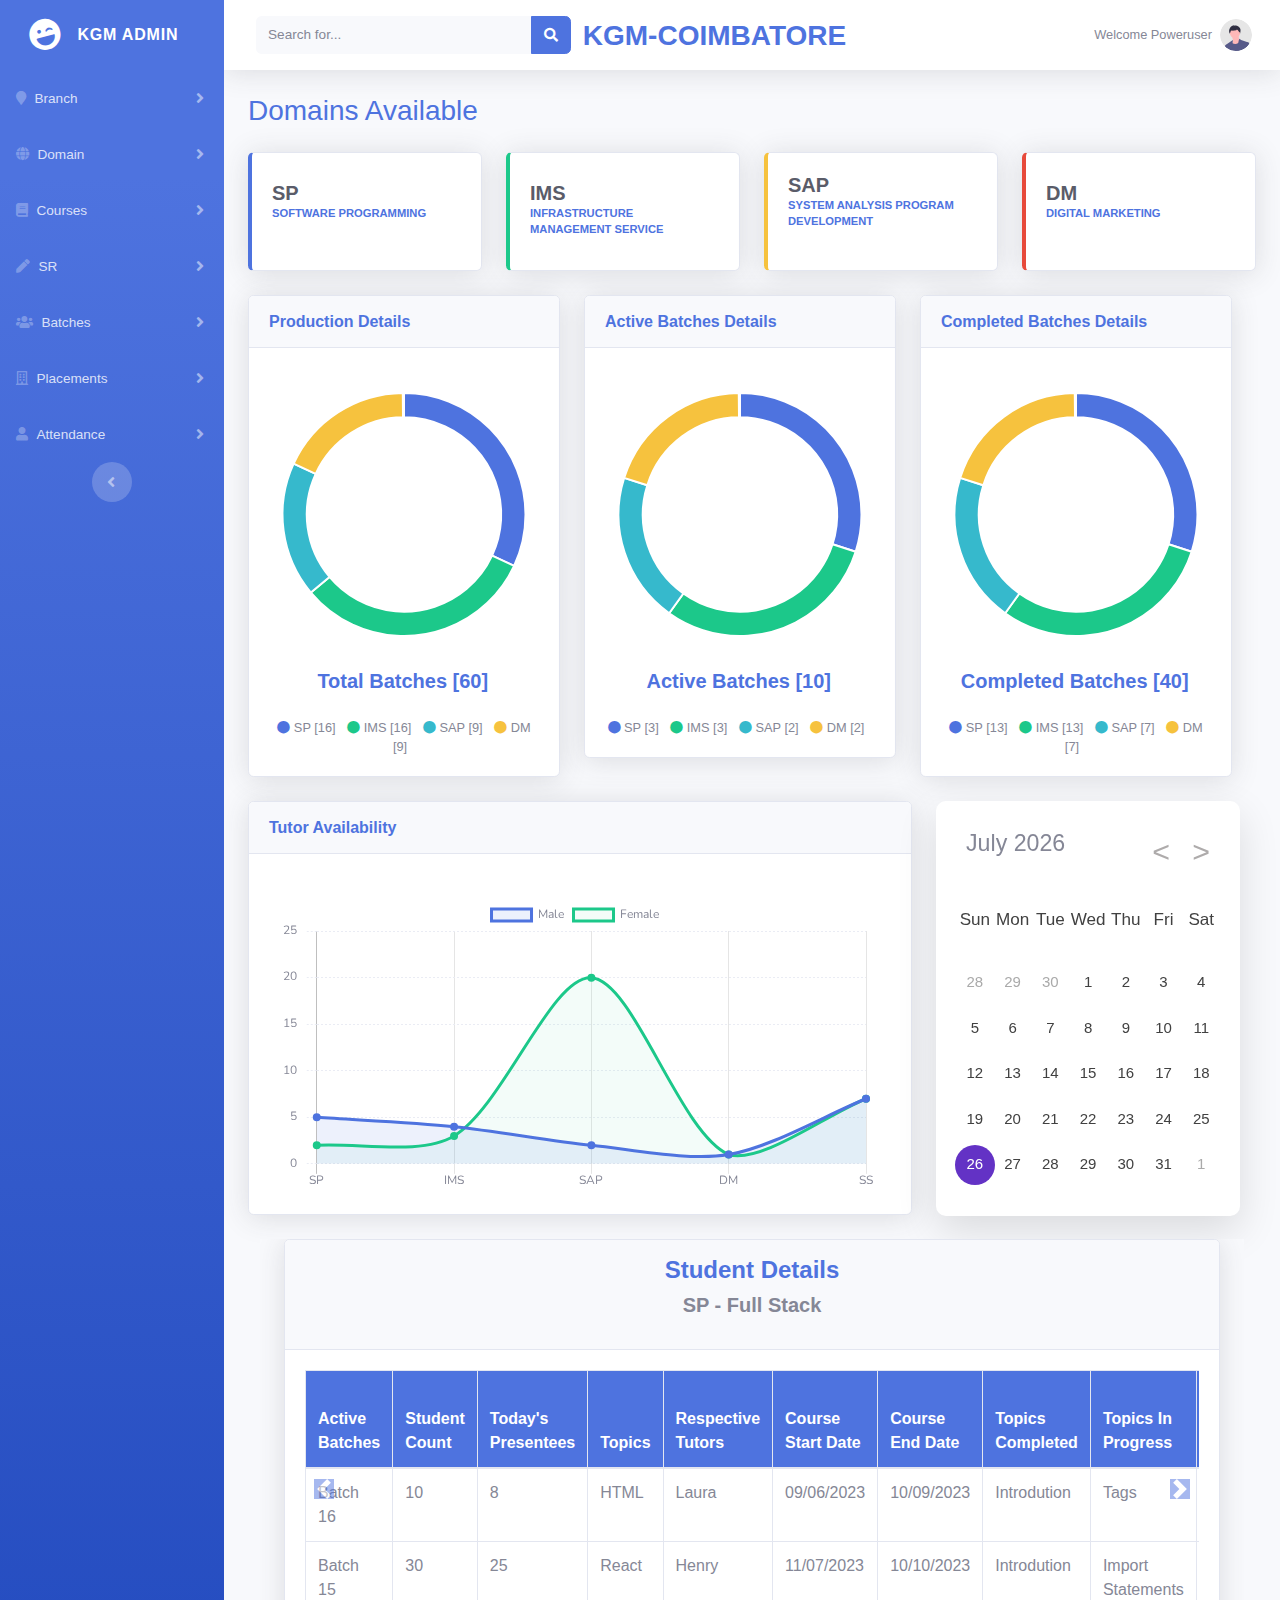
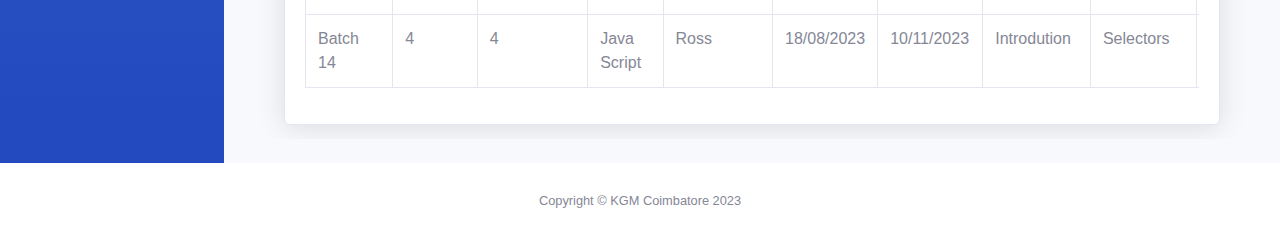
<file: startbootstrap-sb-admin-2-gh-pages/index.html>
<!DOCTYPE html>
<html lang="en">

<head>

    <meta charset="utf-8">
    <meta http-equiv="X-UA-Compatible" content="IE=edge">
    <meta name="viewport" content="width=device-width, initial-scale=1, shrink-to-fit=no">
    <meta name="description" content="">
    <meta name="author" content="">

    <title>KGM ADMIN - Dashboard</title>

    <!-- Custom fonts for this template-->
    <link href="vendor/fontawesome-free/css/all.min.css" rel="stylesheet" type="text/css">
    <link
        href="https://fonts.googleapis.com/css?family=Nunito:200,200i,300,300i,400,400i,600,600i,700,700i,800,800i,900,900i"
        rel="stylesheet">

    <!-- Custom styles for this template-->
    <link href="css/sb-admin-2.min.css" rel="stylesheet">

</head>

<body id="page-top">

    <!-- Page Wrapper -->
    <div id="wrapper">

        <!-- Sidebar -->
        <ul class="navbar-nav bg-gradient-primary sidebar sidebar-dark accordion" id="accordionSidebar">

            <!-- Sidebar - Brand -->
            <a class="sidebar-brand d-flex align-items-center justify-content-center" href="home.html">
                <div class="sidebar-brand-icon rotate-n-15">
                    <i class="fas fa-laugh-wink"></i>
                </div>
                <div class="sidebar-brand-text mx-3">KGM ADMIN</div>
            </a>

          

            <!-- Nav Item - Dashboard -->
            

            

            <!-- Heading -->
            <div class="sidebar-heading">

            </div>

            <!-- Nav Item - Pages Collapse Menu -->
            <li class="nav-item">
                <a class="nav-link collapsed" href="#" data-toggle="collapse" data-target="#collapseTwo"
                    aria-expanded="true" aria-controls="collapseTwo">
                    <i class=" fa fa-map-marker"></i>
                    <span>Branch</span>
                </a>
                <div id="collapseTwo" class="collapse" aria-labelledby="headingTwo" data-parent="#accordionSidebar">
                    <div class="bg-white py-2 collapse-inner rounded">
                        <a class="collapse-item" href="#">Coimbatore</a>
                        <a class="collapse-item" href="#">Chennai</a>
                        <a class="collapse-item" href="#">Bangalore</a>
                        <a class="collapse-item" href="#">Thrissur</a>
                    </div>
                </div>
            </li>
            <li class="nav-item"> 
                <a class="nav-link collapsed" href="#" data-toggle="collapse" data-target="#collapseThree"
                    aria-expanded="true" aria-controls="collapseTwo">
                    <i class=" fa fa-solid fa-globe"></i>
                    <span>Domain</span>
                </a>
                <div id="collapseThree" class="collapse"  aria-labelledby="headingTwo" data-parent="#accordionSidebar">
                    <div class="bg-white py-2 collapse-inner rounded">
                        <a class="collapse-item text-wrap" href="sp.html">SP (Software Programming)</a>
                        <a class="collapse-item text-wrap" href="#">IMS (Infrastructure Management Service)</a>
                        <a class="collapse-item text-wrap" href="#">SAP (System Analysis Program)</a>
                        <a class="collapse-item text-wrap" href="#">DM (Digital Marketing)</a>
                        <a class="collapse-item text-wrap" href="#">SS (Soft Skill)</a>

                    </div>
                
                </div>
            </li>

            <li class="nav-item"> 
                <a class="nav-link collapsed" href="#" data-toggle="collapse" data-target="#collapseFour"
                    aria-expanded="true" aria-controls="collapseTwo">
                    <i class=" fa fa-book"></i>
                    <span>Courses</span>
                </a>
                <div id="collapseFour" class="collapse" aria-labelledby="headingTwo" data-parent="#accordionSidebar">
                    <div class="bg-white py-2 collapse-inner rounded">
                        <a class="collapse-item" href="#">Full Stack</a>
                        <a class="collapse-item" href="#">Web Development</a>
                        <a class="collapse-item" href="#">Front-end</a>
                        <a class="collapse-item" href="#">DevOps</a>
                    </div>
                </div>
            </li>
            <li class="nav-item"> 
                <a class="nav-link collapsed" href="#" data-toggle="collapse" data-target="#collapseFive"
                    aria-expanded="true" aria-controls="collapseTwo">
                    <i class="fas fa-pen"></i>
                    <span>SR</span>
                </a>
                <div id="collapseFive" class="collapse" aria-labelledby="headingTwo" data-parent="#accordionSidebar">
                    <div class="bg-white py-2 collapse-inner rounded">
                        <a class="collapse-item" href="#">SR I</a>
                        <a class="collapse-item" href="#">SR II</a>
                        <a class="collapse-item" href="#">SR III</a>
                        <a class="collapse-item" href="#">SR IV</a>
                    </div>
                </div>
            </li>

            <li class="nav-item"> 
                <a class="nav-link collapsed" href="#" data-toggle="collapse" data-target="#collapseSix"
                    aria-expanded="true" aria-controls="collapseTwo">
                    <i class="fa fa-solid fa-users"></i>
                    <span>Batches</span>
                </a>
                <div id="collapseSix" class="collapse" aria-labelledby="headingTwo" data-parent="#accordionSidebar">
                    <div class="bg-white py-2 collapse-inner rounded">
                        <a class="collapse-item" href="#">Batch 1</a>
                        <a class="collapse-item" href="#">Batch 2 </a>
                        <a class="collapse-item" href="#">Batch 3</a>
                        
                    </div>
                </div>
            </li>
            <li class="nav-item"> 
                <a class="nav-link collapsed" href="#" data-toggle="collapse" data-target="#collapsePlacemnets"
                    aria-expanded="true" aria-controls="collapsePlacemnets">
                    <i class="far fa-building"></i>
                    <span>Placements</span>
                </a>
                <div id="collapsePlacemnets" class="collapse" aria-labelledby="headingTwo" data-parent="#accordionSidebar">
                    <div class="bg-white py-2 collapse-inner rounded">
                        <a class="collapse-item" href="#">Companies</a>
                        <a class="collapse-item" href="#">Placed Students</a>
                        <a class="collapse-item" href="#">Yet to Be Placed</a>
                        
                    </div>
                </div>
            </li>
            <li class="nav-item"> 
                <a class="nav-link collapsed" href="#" data-toggle="collapse" data-target="#collapseAttendance"
                    aria-expanded="true" aria-controls="collapseAttendance">
                    <i class="fas fa-user"></i>
                    <span>Attendance</span>
                </a>
                <div id="collapseAttendance" class="collapse" aria-labelledby="headingTwo" data-parent="#accordionSidebar">
                    <div class="bg-white py-2 collapse-inner rounded">
                        <a class="collapse-item" href="#">Students</a>
                        <a class="collapse-item" href="#">Staffs</a>
                        <a class="collapse-item" href="#">Sales</a>
                        <a class="collapse-item" href="#">Non-Teaching Staffs</a>
                        
                    </div>
                </div>
            </li>
            

           

          

           

           
            <!-- Sidebar Toggler (Sidebar) -->
            <div class="text-center d-none d-md-inline">
                <button class="rounded-circle border-0" id="sidebarToggle"></button>
            </div>

            

        </ul>
        <!-- End of Sidebar -->

        <!-- Content Wrapper -->
        <div id="content-wrapper" class="d-flex flex-column">

            <!-- Main Content -->
            <div id="content">

                <!-- Topbar -->
                <nav class="navbar navbar-expand navbar-light bg-white topbar mb-4 static-top shadow">

                    <!-- Sidebar Toggle (Topbar) -->
                    <button id="sidebarToggleTop" class="btn btn-link d-md-none rounded-circle mr-3">
                        <i class="fa fa-bars"></i>
                    </button>

                    <!-- Topbar Search -->
                    <form
                        class="d-none d-sm-inline-block form-inline mr-auto ml-md-3 my-2 my-md-0 mw-100 navbar-search">
                        <div class="input-group">
                            <input type="text" class="form-control bg-light border-0 small" placeholder="Search for..."
                                aria-label="Search" aria-describedby="basic-addon2">
                            <div class="input-group-append">
                                <button class="btn btn-primary" type="button">
                                    <i class="fas fa-search fa-sm"></i>
                                </button>
                            </div>
                        </div>
                    </form>

                    <!-- Topbar Navbar -->
                    <ul class="navbar-nav ml-auto">

                        <!-- Nav Item - Search Dropdown (Visible Only XS) -->
                        <li class="nav-item dropdown no-arrow d-sm-none">
                            <a class="nav-link dropdown-toggle" href="#" id="searchDropdown" role="button"
                                data-toggle="dropdown" aria-haspopup="true" aria-expanded="false">
                                <i class="fas fa-search fa-fw"></i>
                            </a>
                           
                            <div class="dropdown-menu dropdown-menu-right p-3 shadow animated--grow-in"
                                aria-labelledby="searchDropdown">
                                <form class="form-inline mr-auto w-100 navbar-search">
                                    <div class="input-group">
                                        <input type="text" class="form-control bg-light border-0 small"
                                            placeholder="Search for..." aria-label="Search"
                                            aria-describedby="basic-addon2">
                                        <div class="input-group-append">
                                            <button class="btn btn-primary" type="button">
                                                <i class="fas fa-search fa-sm"></i>
                                            </button>
                                        </div>
                                        
                                    </div>
                                </form>
                                
                             
                            </div>
                           
                       
                           
                        </li>

                       
                       
                        <li class="nav-item dropdown no-arrow">
                            <a class="nav-link dropdown-toggle" href="#" id="userDropdown" role="button"
                                data-toggle="dropdown" aria-haspopup="true" aria-expanded="false">
                                <span class="h3 d-none d-lg-inline text-primary" style="margin-right: 14rem; margin-top: 10px; font-weight: bold;">KGM-COIMBATORE</span>
                            </a>
                            </li>
                       

                      
                        <!-- Nav Item - User Information -->
                        <li class="nav-item dropdown no-arrow">
                            <a class="nav-link dropdown-toggle" href="#" id="userDropdown" role="button"
                                data-toggle="dropdown" aria-haspopup="true" aria-expanded="false">
                                <span class="mr-2 d-none d-lg-inline text-gray-600 small">Welcome Poweruser</span>
                                <img class="img-profile rounded-circle"
                                    src="img/undraw_profile.svg">
                            </a>
                            <!-- Dropdown - User Information -->
                            <div class="dropdown-menu dropdown-menu-right shadow animated--grow-in"
                                aria-labelledby="userDropdown">
                                <a class="dropdown-item" href="#">
                                    <i class="fas fa-user fa-sm fa-fw mr-2 text-gray-400"></i>
                                    Profile
                                </a>
                                <a class="dropdown-item" href="#">
                                    <i class="fas fa-cogs fa-sm fa-fw mr-2 text-gray-400"></i>
                                    Settings
                                </a>
                                <a class="dropdown-item" href="#">
                                    <i class="fas fa-list fa-sm fa-fw mr-2 text-gray-400"></i>
                                    Activity Log
                                </a>
                                <div class="dropdown-divider"></div>
                                <a class="dropdown-item" href="#" data-toggle="modal" data-target="#logoutModal">
                                    <i class="fas fa-sign-out-alt fa-sm fa-fw mr-2 text-gray-400"></i>
                                    Logout
                                </a>
                            </div>
                        </li>

                    </ul>

                </nav>
                <!-- End of Topbar -->

                <!-- Begin Page Content -->
                <div class="container-fluid">

                    <!-- Page Heading -->
                    <div class="d-sm-flex align-items-center justify-content-between mb-4">
                        <h1 class="h3 mb-0 text-primary">Domains Available</h1>
                       
                                
                    </div>

                    <!-- Content Row -->
                    <div class="row">

                        <!-- Earnings (Monthly) Card Example -->
                        <div class="col-xl-3 col-md-6 mb-4">
                            <div class="card border-left-primary shadow h-100 py-2">
                                <div class="card-body">
                                    <div class="row no-gutters align-items-center">
                                        <div class="col mr-2">
                                            <div class="h5 mb-0 font-weight-bold text-gray-800">SP</div>
                                            <div class="text-xs font-weight-bold text-primary text-uppercase mb-1">
                                                Software Programming</div>
                                            
                                        </div>
                                       
                                    </div>
                                </div>
                            </div>
                        </div>

                        <!-- Earnings (Monthly) Card Example -->
                        <div class="col-xl-3 col-md-6 mb-4">
                            <div class="card border-left-success shadow h-100 py-2">
                                <div class="card-body">
                                    <div class="row no-gutters align-items-center">
                                        <div class="col mr-2">
                                            <div class="h5 mb-0 font-weight-bold text-gray-800">IMS</div>
                                            <div class="text-xs font-weight-bold text-primary text-uppercase mb-1">
                                                Infrastructure Management Service
                                            </div>
                                        </div>    
                                           
                                    
                                      
                                    </div>
                                </div>
                            </div>
                        </div>
                        <div class="col-xl-3 col-md-6 mb-4">
                            <div class="card border-left-warning shadow h-100 py-10">
                                <div class="card-body">
                                    <div class="row no-gutters align-items-center">
                                        <div class="col mr-2">
                                            <div class="h5 mb-0 font-weight-bold text-gray-800">SAP</div>
                                            <div class="text-xs font-weight-bold text-primary text-uppercase mb-1">
                                               System Analysis Program Development
                                            </div>
                                        </div>    
                                           
                                    
                                       
                                    </div>
                                </div>
                            </div>
                        </div>
                        <div class="col-xl-3 col-md-6 mb-4">
                            <div class="card border-left-danger shadow h-100 py-2">
                                <div class="card-body">
                                    <div class="row no-gutters align-items-center">
                                        <div class="col mr-2">
                                            <div class="h5 mb-0 font-weight-bold text-gray-800">DM</div>
                                            <div class="text-xs font-weight-bold text-primary text-uppercase mb-1">
                                              Digital Marketing 
                                            </div>
                                        </div>    
                                           
                                    
                                      
                                    </div>
                                </div>
                            </div>
                        </div>

                       
                     

                    <div class="row col-md-12">
                        

                      
                        <div class="col-md-4 col-sm-1">
                            <div class="card shadow mb-4">
                                <!-- Card Header - Dropdown -->
                                <div
                                    class="card-header py-3 d-flex flex-row align-items-center justify-content-between">
                                    <h6 class="m-0 font-weight-bold text-primary">Production Details</h6>
                                    <div class="dropdown no-arrow">
                                        <a class="dropdown-toggle" href="#" role="button" id="dropdownMenuLink"
                                            data-toggle="dropdown" aria-haspopup="true" aria-expanded="false">
                                           
                                        </a>
                                        
                                    </div>
                                </div>
                                <!-- Card Body -->
                                <div class="card-body">
                                    <div class="chart-pie pt-4 pb-2">
                                        <canvas id="myPieChart"></canvas>
                                    </div>
                                    <div class="mt-4 text-center small">
                                        <span class="mr-2 h5 text-primary">
                                            <i class="fas fa-solid fa-triangle text-primary"></i> <b>Total Batches [60]</b>
                                        </span>
                                        
                                    </div>
                                    <div class="mt-4 text-center small">
                                        <span class="mr-2">
                                            <i class="fas fa-circle text-primary"></i> SP [16] 
                                        </span>
                                        <span class="mr-2">
                                            <i class="fas fa-circle text-success"></i> IMS [16]
                                        </span>
                                        <span class="mr-2">
                                            <i class="fas fa-circle text-info"></i> SAP [9]
                                        </span>
                                        <span class="mr-2">
                                            <i class="fas fa-circle text-warning"></i> DM [9]
                                        </span>
                                    </div>
                                </div>
                            </div>
                        </div>
                        
                        <div class="col-lg-3 col-xl-4">
                            <div class="card shadow mb-4">
                                <!-- Card Header - Dropdown -->
                                <div
                                    class="card-header py-3 d-flex flex-row align-items-center justify-content-between">
                                    <h6 class="m-0 font-weight-bold text-primary">Active Batches Details</h6>
                                    <div class="dropdown no-arrow">
                                        <a class="dropdown-toggle" href="#" role="button" id="dropdownMenuLink"
                                            data-toggle="dropdown" aria-haspopup="true" aria-expanded="false">
                                           
                                        </a>
                                        
                                    </div>
                                </div>
                                <!-- Card Body -->
                                <div class="card-body">
                                    <div class="chart-pie pt-4 pb-2">
                                        <canvas id="myPieChartActiveBatches"></canvas>
                                    </div>
                                    <div class="mt-4 text-center small">
                                        <span class="mr-2 h5 text-primary">
                                            <i class="fas fa-solid fa-triangle text-primary"></i> <b>Active Batches [10]</b>
                                        </span>
                                        
                                    </div>
                                    <div class="mt-4 text-center small">
                                        <span class="mr-2">
                                            <i class="fas fa-circle text-primary"></i> SP [3] 
                                        </span>
                                        <span class="mr-2">
                                            <i class="fas fa-circle text-success"></i> IMS [3]
                                        </span>
                                        <span class="mr-2">
                                            <i class="fas fa-circle text-info"></i> SAP [2]
                                        </span>
                                        <span class="mr-2">
                                            <i class="fas fa-circle text-warning"></i> DM [2]
                                        </span>
                                    </div>
                                </div>
                            </div>
                            
                        </div>
                        <div class="col-lg-3 col-xl-4">
                            <div class="card shadow mb-4">
                                <!-- Card Header - Dropdown -->
                                <div
                                    class="card-header py-3 d-flex flex-row align-items-center justify-content-between">
                                    <h6 class="m-0 font-weight-bold text-primary">Completed Batches Details</h6>
                                    <div class="dropdown no-arrow">
                                        <a class="dropdown-toggle" href="#" role="button" id="dropdownMenuLink"
                                            data-toggle="dropdown" aria-haspopup="true" aria-expanded="false">
                                           
                                        </a>
                                        
                                    </div>
                                </div>
                                <!-- Card Body -->
                                <div class="card-body">
                                    <div class="chart-pie pt-4 pb-2">
                                        <canvas id="myPieChartCompletedBatches"></canvas>
                                    </div>
                                    <div class="mt-4 text-center small">
                                        <span class="mr-2 h5 text-primary">
                                            <i class="fas fa-solid fa-triangle text-primary"></i> <b>Completed Batches [40]</b>
                                        </span>
                                        
                                    </div>
                                    <div class="mt-4 text-center small">
                                        <span class="mr-2">
                                            <i class="fas fa-circle text-primary"></i> SP [13] 
                                        </span>
                                        <span class="mr-2">
                                            <i class="fas fa-circle text-success"></i> IMS [13]
                                        </span>
                                        <span class="mr-2">
                                            <i class="fas fa-circle text-info"></i> SAP [7]
                                        </span>
                                        <span class="mr-2">
                                            <i class="fas fa-circle text-warning"></i> DM [7]
                                        </span>
                                    </div>
                                </div>
                            </div>
                            
                        </div>
                    </div>

                    

                  
        <!-- calendar -->

                    <div class="col-lg-8">
                        <div class="card shadow mb-4">
                            <!-- Card Header - Dropdown -->
                            <div
                                class="card-header py-3 d-flex flex-row align-items-center justify-content-between">
                                <h6 class="m-0 font-weight-bold text-primary">Tutor Availability</h6>
                                <div class="dropdown no-arrow">
                                    <a class="dropdown-toggle" href="#" role="button" id="dropdownMenuLink"
                                        data-toggle="dropdown" aria-haspopup="true" aria-expanded="false">
                                       
                                    </a>
                                    
                                </div>
                            </div>
                            <!-- Card Body -->
                            <div class="card-body">
                                <div class="chart-area">
                                    <canvas id="myAreaChart"></canvas>
                                </div>
                            </div>
                        </div>
                    </div> 
                    <div class="col-sm-3">
                        <div class="calendar-container">
                            <header class="calendar-header">
                                <p class="calendar-current-date"></p>
                                <div class="calendar-navigation">
                                    <span id="calendar-prev"
                                          class="material-symbols-rounded">
                                    < 
                                    </span>
                                    <span id="calendar-next"
                                          class="material-symbols-rounded">
                                          >
                                        
                                    </span>
                                </div>
                            </header>
                     
                            <div class="calendar-body">
                                <ul class="calendar-weekdays">
                                    <li>Sun</li>
                                    <li>Mon</li>
                                    <li>Tue</li>
                                    <li>Wed</li>
                                    <li>Thu</li>
                                    <li>Fri</li>
                                    <li>Sat</li>
                                </ul>
                                <ul class="calendar-dates"></ul>
                            </div>

                        </div>
                        <style>
                            * {
	margin: 0;
	padding: 0;
	font-family: 'Poppins', sans-serif;
}



.calendar-container {
	background: #fff;
	width: 130%;
    height: auto;
	border-radius: 10px;
	box-shadow: 0 15px 40px rgba(0, 0, 0, 0.12);
}

.calendar-container header {
	display: flex;
	align-items: center;
	padding: 25px 30px 10px;
	justify-content: space-between;
}

header .calendar-navigation {
	display: flex;
}

header .calendar-navigation span {
	height: 38px;
	width: 38px;
	margin: 0 1px;
	cursor: pointer;
	text-align: center;
	line-height: 38px;
	border-radius: 50%;
	user-select: none;
	color: #aeabab;
	font-size: 1.9rem;
}

.calendar-navigation span:last-child {
	margin-right: -10px;
}

header .calendar-navigation span:hover {
	background: #f2f2f2;
}

header .calendar-current-date {
	font-weight: 500;
	font-size: 1.45rem;
}

.calendar-body {
	padding: 20px;
}

.calendar-body ul {
	list-style: none;
	flex-wrap: wrap;
	display: flex;
	text-align: center;
}

.calendar-body .calendar-dates {
	margin-bottom: 20px;
}

.calendar-body li {
	width: calc(100% / 7);
	font-size: 1.07rem;
	color: #414141;
}

.calendar-body .calendar-weekdays li {
	cursor: default;
	font-weight: 500;
}

.calendar-body .calendar-dates li {
	margin-top: 23px;
	position: relative;
	z-index: 1;
	cursor: pointer;
    font-size: 15px;

}

.calendar-dates li.inactive {
	color: #aaa;
}

.calendar-dates li.active {
	color: #fff;
}

.calendar-dates li::before {
	position: absolute;
	content: "";
	z-index: -1;
	top: 50%;
	left: 50%;
	width: 40px;
	height: 40px;
	border-radius: 50%;
	transform: translate(-50%, -50%);
}

.calendar-dates li.active::before {
	background: #6332c5;
}

.calendar-dates li:not(.active):hover::before {
	background: #e4e1e1;
}

                        </style>
                        <script>
                            let date = new Date();
let year = date.getFullYear();
let month = date.getMonth();

const day = document.querySelector(".calendar-dates");

const currdate = document
	.querySelector(".calendar-current-date");

const prenexIcons = document
	.querySelectorAll(".calendar-navigation span");

// Array of month names
const months = [
	"January",
	"February",
	"March",
	"April",
	"May",
	"June",
	"July",
	"August",
	"September",
	"October",
	"November",
	"December"
];

// Function to generate the calendar
const manipulate = () => {

	// Get the first day of the month
	let dayone = new Date(year, month, 1).getDay();

	// Get the last date of the month
	let lastdate = new Date(year, month + 1, 0).getDate();

	// Get the day of the last date of the month
	let dayend = new Date(year, month, lastdate).getDay();

	// Get the last date of the previous month
	let monthlastdate = new Date(year, month, 0).getDate();

	// Variable to store the generated calendar HTML
	let lit = "";

	// Loop to add the last dates of the previous month
	for (let i = dayone; i > 0; i--) {
		lit +=
			`<li class="inactive">${monthlastdate - i + 1}</li>`;
	}

	// Loop to add the dates of the current month
	for (let i = 1; i <= lastdate; i++) {

		// Check if the current date is today
		let isToday = i === date.getDate()
			&& month === new Date().getMonth()
			&& year === new Date().getFullYear()
			? "active"
			: "";
		lit += `<li class="${isToday}">${i}</li>`;
	}

	// Loop to add the first dates of the next month
	for (let i = dayend; i < 6; i++) {
		lit += `<li class="inactive">${i - dayend + 1}</li>`
	}

	// Update the text of the current date element
	// with the formatted current month and year
	currdate.innerText = `${months[month]} ${year}`;

	// update the HTML of the dates element
	// with the generated calendar
	day.innerHTML = lit;
}

manipulate();

// Attach a click event listener to each icon
prenexIcons.forEach(icon => {

	// When an icon is clicked
	icon.addEventListener("click", () => {

		// Check if the icon is "calendar-prev"
		// or "calendar-next"
		month = icon.id === "calendar-prev" ? month - 1 : month + 1;

		// Check if the month is out of range
		if (month < 0 || month > 11) {

			// Set the date to the first day of the
			// month with the new year
			date = new Date(year, month, new Date().getDate());

			// Set the year to the new year
			year = date.getFullYear();

			// Set the month to the new month
			month = date.getMonth();
		}

		else {

			// Set the date to the current date
			date = new Date();
		}

		// Call the manipulate function to
		// update the calendar display
		manipulate();
	});
});

                        </script>
                   
                

                

                        <!-- Content Column -->
                       </div>

                           

                        </div>

                        <div class="col-lg-12 mb-4">
                            <div id="carouselExampleIndicators" class="carousel slide" data-ride="carousel">
                                <ol class="carousel-indicators">
                                  <li data-target="#carouselExampleIndicators" data-slide-to="0" class="active"></li>
                                  <li data-target="#carouselExampleIndicators" data-slide-to="1"></li>
                                  <li data-target="#carouselExampleIndicators" data-slide-to="2"></li>
                                </ol>
                                <div class="carousel-inner">
                                    <div class="carousel-item active">
                                        <!-- <img class="d-block w-100" src="img/blank.jpg" alt="First slide"> -->
                                        <div class="container bg-light d-block w-100" style="height: 500px;">
                                            <div class="card shadow mb-4">
                                                <div class="card-header py-3">
                                                    <h6 class="m-0 font-weight-bold text-primary text-center h4">Student Details</h6>
                                                    <h6 class="py-2 font-weight-bold text-secondary text-center h5">SP - Full Stack</h6>
                        
                                                </div>
                                                <div class="card-body">
                                                    <div class="table-responsive">
                                                        <table class="table table-bordered" id="dataTable" width="100%" cellspacing="0">
                                                            <thead class = "bg-primary text-white">
                                                                <tr>
                                                                    <th>Active Batches</th>
                                                                    <th>Student Count</th>
                                                                    <th>Today's Presentees</th>
                                                                    <th>Topics</th>
                                                                    <th>Respective Tutors</th>
                                                                    <th>Course Start Date</th>
                                                                    <th>Course End Date</th>
                                                                    <th>Topics Completed</th>
                                                                    <th>Topics In Progress</th>
                                                                    <th>Topics Yet To Start</th>
                        
                                                                </tr>
                                                            </thead>
                                                           
                                                            <tbody>
                                                                <tr>
                                                                    <td>Batch 16</td>
                                                                    <td>10</td>
                                                                    <td>8</td>
                                                                    <td>HTML</td>
                                                                    <td>Laura</td>
                                                                    <td>09/06/2023</td>
                                                                    <td>10/09/2023</td>
                                                                    <td>Introdution</td>
                                                                    <td>Tags</td>
                                                                    <td>Forms</td>
                        
                        
                        
                        
                                                                </tr>
                                                                <tr>
                                                                    <td>Batch 15</td>
                                                                    <td>30</td>
                                                                    <td>25</td>
                                                                    <td>React</td>
                                                                    <td>Henry</td>
                                                                    <td>11/07/2023</td>
                                                                    <td>10/10/2023</td>
                                                                    <td>Introdution</td>
                                                                    <td>Import Statements</td>
                                                                    <td>Router</td>
                        
                        
                        
                        
                                                                </tr>
                                                                <tr>
                                                                    <td>Batch 14</td>
                                                                    <td>4</td>
                                                                    <td>4</td>
                                                                    <td>Java Script</td>
                                                                    <td>Ross</td>
                                                                    <td>18/08/2023</td>
                                                                    <td>10/11/2023</td>
                                                                    <td>Introdution</td>
                                                                    <td>Selectors</td>
                                                                    <td>Icons</td>
                        
                        
                        
                        
                                                                </tr>
                                                               
                                                            </tbody>
                                                        </table>
                                                    </div>
                                                </div>
                                            </div>
                        
                                        </div>
                                  <div class="carousel-item">
                                    <div class="container bg-secondary d-block w-100" style="height: 500px;">
                                      
                                    </div>
                    </div>

                                  </div>
                                  <div class="carousel-item">
                                    <!-- <img class="d-block w-100" src="img/blank.jpg" alt="First slide"> -->
                                    <div class="container bg-secondary d-block w-100" style="height: 500px;">
                                      
                                    </div>

                                  </div>
                                  

                                  </div>
                                
                                </div>
                                <a class="carousel-control-prev" href="#carouselExampleIndicators" role="button" data-slide="prev">
                                  <span class="carousel-control-prev-icon bg-primary" aria-hidden="true"></span>
                                  <span class="sr-only">Previous</span>
                                </a>
                                <a class="carousel-control-next" href="#carouselExampleIndicators" role="button" data-slide="next">
                                  <span class="carousel-control-next-icon bg-primary" aria-hidden="true"></span>
                                  <span class="sr-only">Next</span>
                                </a>
                              </div>

                          
                            

                        </div>
                    </div>
                    

                </div>
                <!-- /.container-fluid -->

            </div>
            <!-- End of Main Content -->

            <!-- Footer -->
            <footer class="sticky-footer bg-white">
                <div class="container my-auto">
                    <div class="copyright text-center my-auto">
                        <span>Copyright &copy; KGM Coimbatore 2023</span>
                    </div>
                </div>
            </footer>
            <!-- End of Footer -->

        </div>
        <!-- End of Content Wrapper -->

    </div>
    <!-- End of Page Wrapper -->

    <!-- Scroll to Top Button-->
    <a class="scroll-to-top rounded" href="#page-top">
        <i class="fas fa-angle-up"></i>
    </a>

    <!-- Logout Modal-->
    <div class="modal fade" id="logoutModal" tabindex="-1" role="dialog" aria-labelledby="exampleModalLabel"
        aria-hidden="true">
        <div class="modal-dialog" role="document">
            <div class="modal-content">
                <div class="modal-header">
                    <h5 class="modal-title" id="exampleModalLabel">Ready to Leave?</h5>
                    <button class="close" type="button" data-dismiss="modal" aria-label="Close">
                        <span aria-hidden="true">×</span>
                    </button>
                </div>
                <div class="modal-body">Select "Logout" below if you are ready to end your current session.</div>
                <div class="modal-footer">
                    <button class="btn btn-secondary" type="button" data-dismiss="modal">Cancel</button>
                    <a class="btn btn-primary" href="login.html">Logout</a>
                </div>
            </div>
        </div>
    </div>

    <!-- Bootstrap core JavaScript-->
    <script src="vendor/jquery/jquery.min.js"></script>
    <script src="vendor/bootstrap/js/bootstrap.bundle.min.js"></script>

    <!-- Core plugin JavaScript-->
    <script src="vendor/jquery-easing/jquery.easing.min.js"></script>

    <!-- Custom scripts for all pages-->
    <script src="js/sb-admin-2.min.js"></script>

    <!-- Page level plugins -->
    <script src="vendor/chart.js/Chart.min.js"></script>

    <!-- Page level custom scripts -->
    <script src="js/demo/chart-area-demo.js"></script>
    <script src="js/demo/chart-pie-demo.js"></script>
    <script src="js/demo/chart-pie-active-batches.js"></script>
    <script src="js/demo/chart-pie-completed-batches.js"></script>
    <script src="js/demo/chart-bar-demo.js"></script>

</body>

</html>
</file>
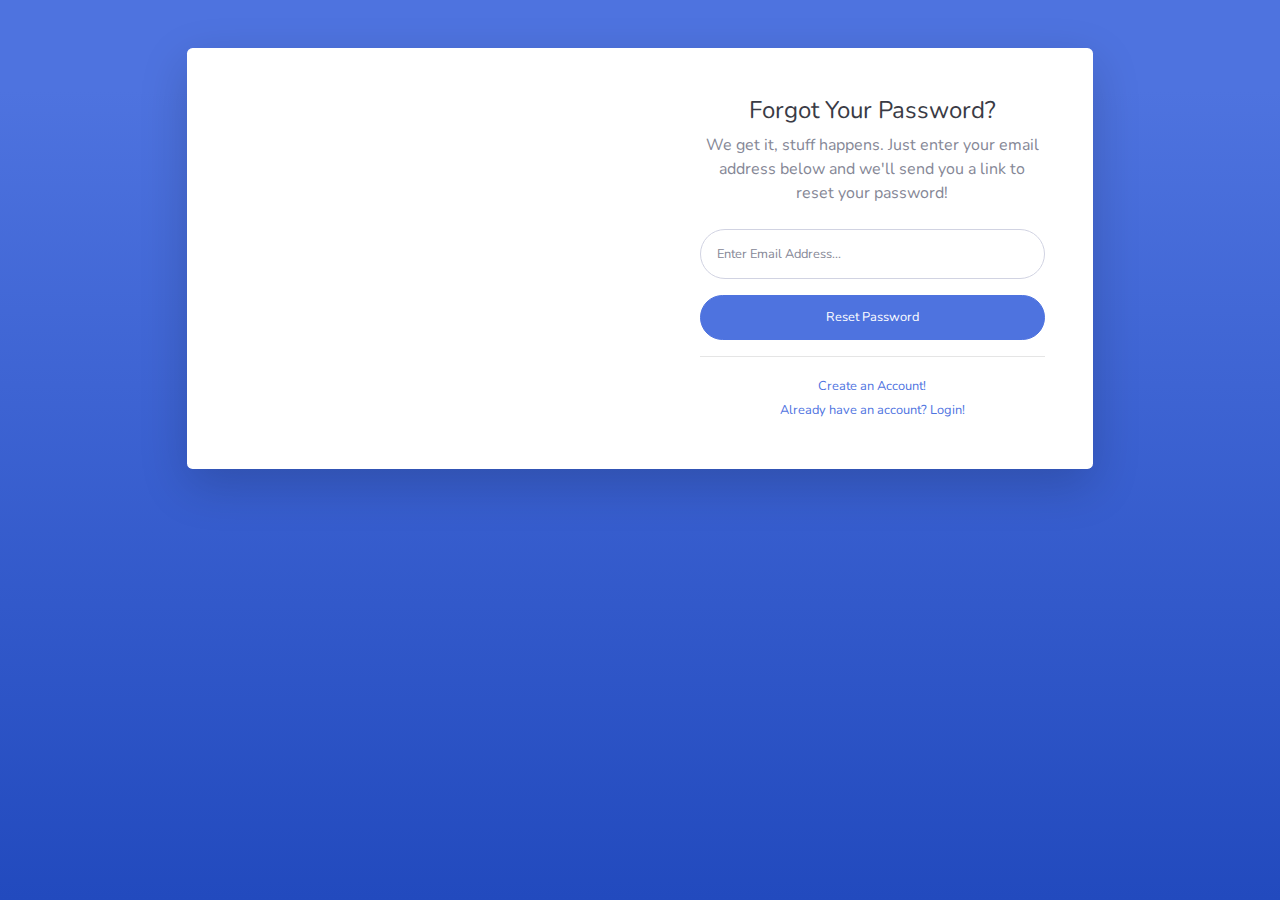
<file: startbootstrap-sb-admin-2-gh-pages/forgot-password.html>
<!DOCTYPE html>
<html lang="en">

<head>

    <meta charset="utf-8">
    <meta http-equiv="X-UA-Compatible" content="IE=edge">
    <meta name="viewport" content="width=device-width, initial-scale=1, shrink-to-fit=no">
    <meta name="description" content="">
    <meta name="author" content="">

    <title>SB Admin 2 - Forgot Password</title>

    <!-- Custom fonts for this template-->
    <link href="vendor/fontawesome-free/css/all.min.css" rel="stylesheet" type="text/css">
    <link
        href="https://fonts.googleapis.com/css?family=Nunito:200,200i,300,300i,400,400i,600,600i,700,700i,800,800i,900,900i"
        rel="stylesheet">

    <!-- Custom styles for this template-->
    <link href="css/sb-admin-2.min.css" rel="stylesheet">

</head>

<body class="bg-gradient-primary">

    <div class="container">

        <!-- Outer Row -->
        <div class="row justify-content-center">

            <div class="col-xl-10 col-lg-12 col-md-9">

                <div class="card o-hidden border-0 shadow-lg my-5">
                    <div class="card-body p-0">
                        <!-- Nested Row within Card Body -->
                        <div class="row">
                            <div class="col-lg-6 d-none d-lg-block bg-password-image"></div>
                            <div class="col-lg-6">
                                <div class="p-5">
                                    <div class="text-center">
                                        <h1 class="h4 text-gray-900 mb-2">Forgot Your Password?</h1>
                                        <p class="mb-4">We get it, stuff happens. Just enter your email address below
                                            and we'll send you a link to reset your password!</p>
                                    </div>
                                    <form class="user">
                                        <div class="form-group">
                                            <input type="email" class="form-control form-control-user"
                                                id="exampleInputEmail" aria-describedby="emailHelp"
                                                placeholder="Enter Email Address...">
                                        </div>
                                        <a href="login.html" class="btn btn-primary btn-user btn-block">
                                            Reset Password
                                        </a>
                                    </form>
                                    <hr>
                                    <div class="text-center">
                                        <a class="small" href="register.html">Create an Account!</a>
                                    </div>
                                    <div class="text-center">
                                        <a class="small" href="login.html">Already have an account? Login!</a>
                                    </div>
                                </div>
                            </div>
                        </div>
                    </div>
                </div>

            </div>

        </div>

    </div>

    <!-- Bootstrap core JavaScript-->
    <script src="vendor/jquery/jquery.min.js"></script>
    <script src="vendor/bootstrap/js/bootstrap.bundle.min.js"></script>

    <!-- Core plugin JavaScript-->
    <script src="vendor/jquery-easing/jquery.easing.min.js"></script>

    <!-- Custom scripts for all pages-->
    <script src="js/sb-admin-2.min.js"></script>

</body>

</html>
</file>
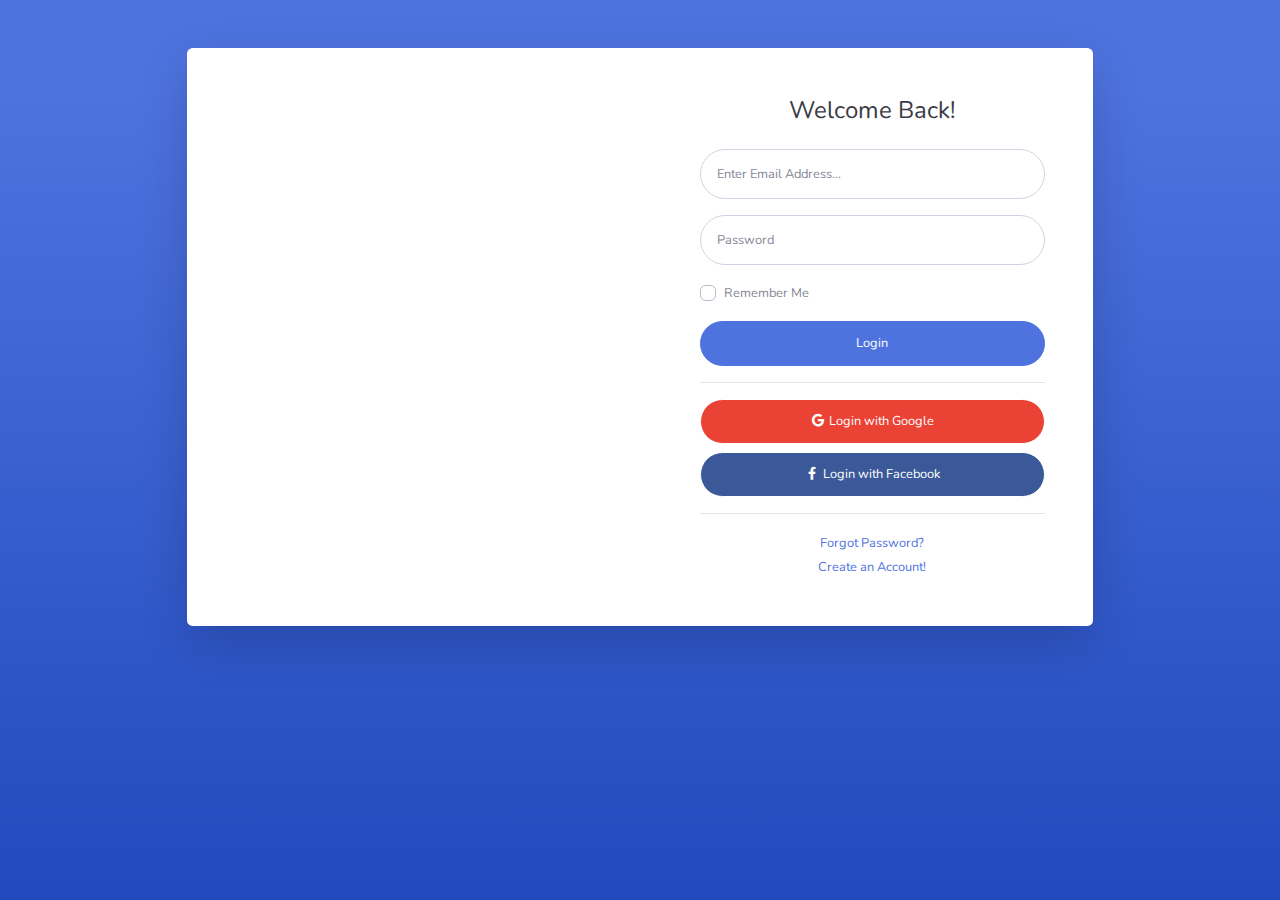
<file: startbootstrap-sb-admin-2-gh-pages/login.html>
<!DOCTYPE html>
<html lang="en">

<head>

    <meta charset="utf-8">
    <meta http-equiv="X-UA-Compatible" content="IE=edge">
    <meta name="viewport" content="width=device-width, initial-scale=1, shrink-to-fit=no">
    <meta name="description" content="">
    <meta name="author" content="">

    <title>SB Admin 2 - Login</title>

    <!-- Custom fonts for this template-->
    <link href="vendor/fontawesome-free/css/all.min.css" rel="stylesheet" type="text/css">
    <link
        href="https://fonts.googleapis.com/css?family=Nunito:200,200i,300,300i,400,400i,600,600i,700,700i,800,800i,900,900i"
        rel="stylesheet">

    <!-- Custom styles for this template-->
    <link href="css/sb-admin-2.min.css" rel="stylesheet">

</head>

<body class="bg-gradient-primary">

    <div class="container">

        <!-- Outer Row -->
        <div class="row justify-content-center">

            <div class="col-xl-10 col-lg-12 col-md-9">

                <div class="card o-hidden border-0 shadow-lg my-5">
                    <div class="card-body p-0">
                        <!-- Nested Row within Card Body -->
                        <div class="row">
                            <div class="col-lg-6 d-none d-lg-block bg-login-image"></div>
                            <div class="col-lg-6">
                                <div class="p-5">
                                    <div class="text-center">
                                        <h1 class="h4 text-gray-900 mb-4">Welcome Back!</h1>
                                    </div>
                                    <form class="user">
                                        <div class="form-group">
                                            <input type="email" class="form-control form-control-user"
                                                id="exampleInputEmail" aria-describedby="emailHelp"
                                                placeholder="Enter Email Address...">
                                        </div>
                                        <div class="form-group">
                                            <input type="password" class="form-control form-control-user"
                                                id="exampleInputPassword" placeholder="Password">
                                        </div>
                                        <div class="form-group">
                                            <div class="custom-control custom-checkbox small">
                                                <input type="checkbox" class="custom-control-input" id="customCheck">
                                                <label class="custom-control-label" for="customCheck">Remember
                                                    Me</label>
                                            </div>
                                        </div>
                                        <a href="index.html" class="btn btn-primary btn-user btn-block">
                                            Login
                                        </a>
                                        <hr>
                                        <a href="index.html" class="btn btn-google btn-user btn-block">
                                            <i class="fab fa-google fa-fw"></i> Login with Google
                                        </a>
                                        <a href="index.html" class="btn btn-facebook btn-user btn-block">
                                            <i class="fab fa-facebook-f fa-fw"></i> Login with Facebook
                                        </a>
                                    </form>
                                    <hr>
                                    <div class="text-center">
                                        <a class="small" href="forgot-password.html">Forgot Password?</a>
                                    </div>
                                    <div class="text-center">
                                        <a class="small" href="register.html">Create an Account!</a>
                                    </div>
                                </div>
                            </div>
                        </div>
                    </div>
                </div>

            </div>

        </div>

    </div>

    <!-- Bootstrap core JavaScript-->
    <script src="vendor/jquery/jquery.min.js"></script>
    <script src="vendor/bootstrap/js/bootstrap.bundle.min.js"></script>

    <!-- Core plugin JavaScript-->
    <script src="vendor/jquery-easing/jquery.easing.min.js"></script>

    <!-- Custom scripts for all pages-->
    <script src="js/sb-admin-2.min.js"></script>

</body>

</html>
</file>
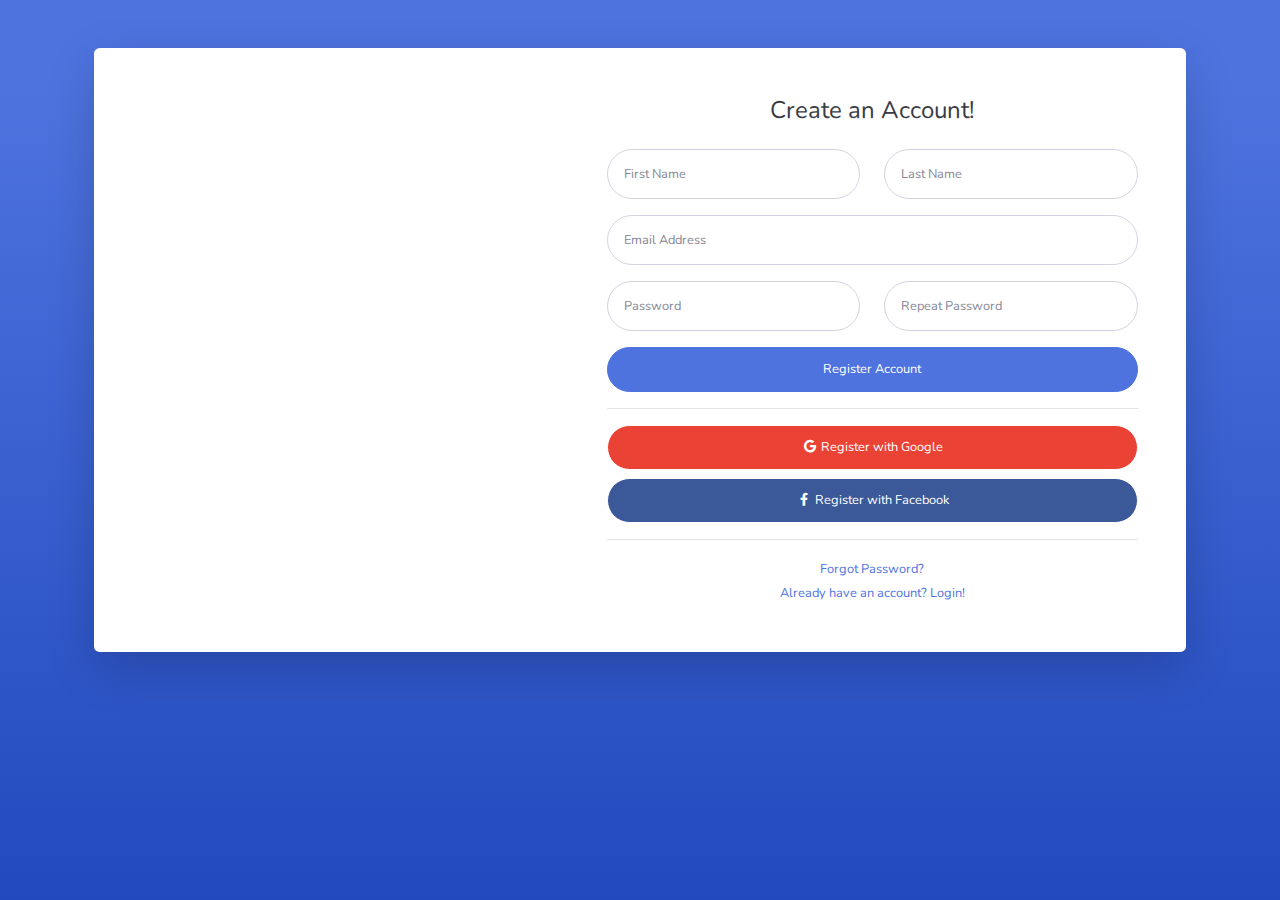
<file: startbootstrap-sb-admin-2-gh-pages/register.html>
<!DOCTYPE html>
<html lang="en">

<head>

    <meta charset="utf-8">
    <meta http-equiv="X-UA-Compatible" content="IE=edge">
    <meta name="viewport" content="width=device-width, initial-scale=1, shrink-to-fit=no">
    <meta name="description" content="">
    <meta name="author" content="">

    <title>SB Admin 2 - Register</title>

    <!-- Custom fonts for this template-->
    <link href="vendor/fontawesome-free/css/all.min.css" rel="stylesheet" type="text/css">
    <link
        href="https://fonts.googleapis.com/css?family=Nunito:200,200i,300,300i,400,400i,600,600i,700,700i,800,800i,900,900i"
        rel="stylesheet">

    <!-- Custom styles for this template-->
    <link href="css/sb-admin-2.min.css" rel="stylesheet">

</head>

<body class="bg-gradient-primary">

    <div class="container">

        <div class="card o-hidden border-0 shadow-lg my-5">
            <div class="card-body p-0">
                <!-- Nested Row within Card Body -->
                <div class="row">
                    <div class="col-lg-5 d-none d-lg-block bg-register-image"></div>
                    <div class="col-lg-7">
                        <div class="p-5">
                            <div class="text-center">
                                <h1 class="h4 text-gray-900 mb-4">Create an Account!</h1>
                            </div>
                            <form class="user">
                                <div class="form-group row">
                                    <div class="col-sm-6 mb-3 mb-sm-0">
                                        <input type="text" class="form-control form-control-user" id="exampleFirstName"
                                            placeholder="First Name">
                                    </div>
                                    <div class="col-sm-6">
                                        <input type="text" class="form-control form-control-user" id="exampleLastName"
                                            placeholder="Last Name">
                                    </div>
                                </div>
                                <div class="form-group">
                                    <input type="email" class="form-control form-control-user" id="exampleInputEmail"
                                        placeholder="Email Address">
                                </div>
                                <div class="form-group row">
                                    <div class="col-sm-6 mb-3 mb-sm-0">
                                        <input type="password" class="form-control form-control-user"
                                            id="exampleInputPassword" placeholder="Password">
                                    </div>
                                    <div class="col-sm-6">
                                        <input type="password" class="form-control form-control-user"
                                            id="exampleRepeatPassword" placeholder="Repeat Password">
                                    </div>
                                </div>
                                <a href="login.html" class="btn btn-primary btn-user btn-block">
                                    Register Account
                                </a>
                                <hr>
                                <a href="index.html" class="btn btn-google btn-user btn-block">
                                    <i class="fab fa-google fa-fw"></i> Register with Google
                                </a>
                                <a href="index.html" class="btn btn-facebook btn-user btn-block">
                                    <i class="fab fa-facebook-f fa-fw"></i> Register with Facebook
                                </a>
                            </form>
                            <hr>
                            <div class="text-center">
                                <a class="small" href="forgot-password.html">Forgot Password?</a>
                            </div>
                            <div class="text-center">
                                <a class="small" href="login.html">Already have an account? Login!</a>
                            </div>
                        </div>
                    </div>
                </div>
            </div>
        </div>

    </div>

    <!-- Bootstrap core JavaScript-->
    <script src="vendor/jquery/jquery.min.js"></script>
    <script src="vendor/bootstrap/js/bootstrap.bundle.min.js"></script>

    <!-- Core plugin JavaScript-->
    <script src="vendor/jquery-easing/jquery.easing.min.js"></script>

    <!-- Custom scripts for all pages-->
    <script src="js/sb-admin-2.min.js"></script>

</body>

</html>
</file>
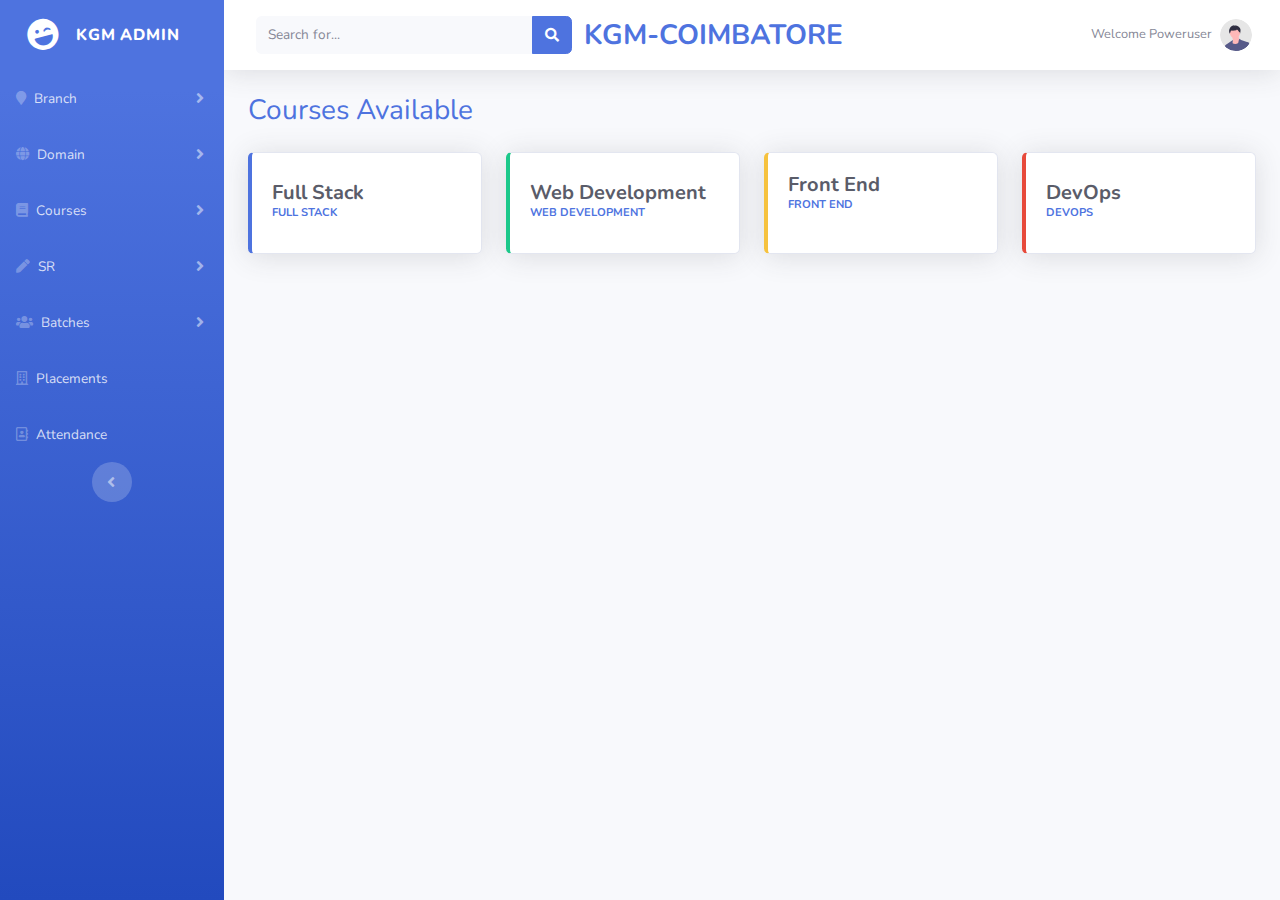
<file: startbootstrap-sb-admin-2-gh-pages/sp.html>
<!DOCTYPE html>
<html lang="en">

<head>

    <meta charset="utf-8">
    <meta http-equiv="X-UA-Compatible" content="IE=edge">
    <meta name="viewport" content="width=device-width, initial-scale=1, shrink-to-fit=no">
    <meta name="description" content="">
    <meta name="author" content="">

    <title>KGM ADMIN - Dashboard</title>

    <!-- Custom fonts for this template-->
    <link href="vendor/fontawesome-free/css/all.min.css" rel="stylesheet" type="text/css">
    <link
        href="https://fonts.googleapis.com/css?family=Nunito:200,200i,300,300i,400,400i,600,600i,700,700i,800,800i,900,900i"
        rel="stylesheet">

    <!-- Custom styles for this template-->
    <link href="css/sb-admin-2.min.css" rel="stylesheet">

</head>

<body id="page-top">

    <!-- Page Wrapper -->
    <div id="wrapper">

        <!-- Sidebar -->
        <ul class="navbar-nav bg-gradient-primary sidebar sidebar-dark accordion" id="accordionSidebar">

            <!-- Sidebar - Brand -->
            <a class="sidebar-brand d-flex align-items-center justify-content-center" href="index.html">
                <div class="sidebar-brand-icon rotate-n-15">
                    <i class="fas fa-laugh-wink"></i>
                </div>
                <div class="sidebar-brand-text mx-3">KGM ADMIN</div>
            </a>

          

            <!-- Nav Item - Dashboard -->
            

            

            <!-- Heading -->
            <div class="sidebar-heading">

            </div>

            <!-- Nav Item - Pages Collapse Menu -->
            <li class="nav-item">
                <a class="nav-link collapsed" href="#" data-toggle="collapse" data-target="#collapseTwo"
                    aria-expanded="true" aria-controls="collapseTwo">
                    <i class=" fa fa-map-marker"></i>
                    <span>Branch</span>
                </a>
                <div id="collapseTwo" class="collapse" aria-labelledby="headingTwo" data-parent="#accordionSidebar">
                    <div class="bg-white py-2 collapse-inner rounded">
                        <a class="collapse-item" href="#">Coimbatore</a>
                        <a class="collapse-item" href="#">Chennai</a>
                        <a class="collapse-item" href="#">Bangalore</a>
                        <a class="collapse-item" href="#">Thrissur</a>
                    </div>
                </div>
            </li>
            <li class="nav-item"> 
                <a class="nav-link collapsed" href="#" data-toggle="collapse" data-target="#collapseThree"
                    aria-expanded="true" aria-controls="collapseTwo">
                    <i class=" fa fa-solid fa-globe"></i>
                    <span>Domain</span>
                </a>
                <div id="collapseThree" class="collapse"  aria-labelledby="headingTwo" data-parent="#accordionSidebar">
                    <div class="bg-white py-2 collapse-inner rounded">
                        <a class="collapse-item text-wrap" href="#">SP (Software Programming)</a>
                        <a class="collapse-item text-wrap" href="#">IMS (Infrastructure Management Service)</a>
                        <a class="collapse-item text-wrap" href="#">SAP (System Analysis Program)</a>
                        <a class="collapse-item text-wrap" href="#">DM (Digital Marketing)</a>
                        <a class="collapse-item text-wrap" href="#">SS (Soft Skill)</a>

                    </div>
                
                </div>
            </li>

            <li class="nav-item"> 
                <a class="nav-link collapsed" href="#" data-toggle="collapse" data-target="#collapseFour"
                    aria-expanded="true" aria-controls="collapseTwo">
                    <i class=" fa fa-book"></i>
                    <span>Courses</span>
                </a>
                <div id="collapseFour" class="collapse" aria-labelledby="headingTwo" data-parent="#accordionSidebar">
                    <div class="bg-white py-2 collapse-inner rounded">
                        <a class="collapse-item" href="#">Full Stack</a>
                        <a class="collapse-item" href="#">Web Development</a>
                        <a class="collapse-item" href="#">Front-end</a>
                        <a class="collapse-item" href="#">DevOps</a>
                    </div>
                </div>
            </li>
            <li class="nav-item"> 
                <a class="nav-link collapsed" href="#" data-toggle="collapse" data-target="#collapseFive"
                    aria-expanded="true" aria-controls="collapseTwo">
                    <i class="fas fa-pen"></i>
                    <span>SR</span>
                </a>
                <div id="collapseFive" class="collapse" aria-labelledby="headingTwo" data-parent="#accordionSidebar">
                    <div class="bg-white py-2 collapse-inner rounded">
                        <a class="collapse-item" href="#">SR I</a>
                        <a class="collapse-item" href="#">SR II</a>
                        <a class="collapse-item" href="#">SR III</a>
                        <a class="collapse-item" href="#">SR IV</a>
                    </div>
                </div>
            </li>

            <li class="nav-item"> 
                <a class="nav-link collapsed" href="#" data-toggle="collapse" data-target="#collapseSix"
                    aria-expanded="true" aria-controls="collapseTwo">
                    <i class="fa fa-solid fa-users"></i>
                    <span>Batches</span>
                </a>
                <div id="collapseSix" class="collapse" aria-labelledby="headingTwo" data-parent="#accordionSidebar">
                    <div class="bg-white py-2 collapse-inner rounded">
                        <a class="collapse-item" href="#">Batch 1</a>
                        <a class="collapse-item" href="#">Batch 2 </a>
                        <a class="collapse-item" href="#">Batch 3</a>
                        
                    </div>
                </div>
            </li>
            <li class="nav-item"> 
                <a class="nav-link" href="#">
                    <i class="far fa-building"></i>
                    <span>Placements</span> 
                </a>
            </li>
            <li class="nav-item"> 
                <a class="nav-link" href="#">
                    <i class="far fa-address-book >"></i>
                    <span>Attendance</span> 
                </a>
            </li>
            

           

          

           

           
            <!-- Sidebar Toggler (Sidebar) -->
            <div class="text-center d-none d-md-inline">
                <button class="rounded-circle border-0" id="sidebarToggle"></button>
            </div>

            

        </ul>
        <!-- End of Sidebar -->

        <!-- Content Wrapper -->
        <div id="content-wrapper" class="d-flex flex-column">

            <!-- Main Content -->
            <div id="content">

                <!-- Topbar -->
                <nav class="navbar navbar-expand navbar-light bg-white topbar mb-4 static-top shadow">

                    <!-- Sidebar Toggle (Topbar) -->
                    <button id="sidebarToggleTop" class="btn btn-link d-md-none rounded-circle mr-3">
                        <i class="fa fa-bars"></i>
                    </button>

                    <!-- Topbar Search -->
                    <form
                        class="d-none d-sm-inline-block form-inline mr-auto ml-md-3 my-2 my-md-0 mw-100 navbar-search">
                        <div class="input-group">
                            <input type="text" class="form-control bg-light border-0 small" placeholder="Search for..."
                                aria-label="Search" aria-describedby="basic-addon2">
                            <div class="input-group-append">
                                <button class="btn btn-primary" type="button">
                                    <i class="fas fa-search fa-sm"></i>
                                </button>
                            </div>
                        </div>
                    </form>

                    <!-- Topbar Navbar -->
                    <ul class="navbar-nav ml-auto">

                        <!-- Nav Item - Search Dropdown (Visible Only XS) -->
                        <li class="nav-item dropdown no-arrow d-sm-none">
                            <a class="nav-link dropdown-toggle" href="#" id="searchDropdown" role="button"
                                data-toggle="dropdown" aria-haspopup="true" aria-expanded="false">
                                <i class="fas fa-search fa-fw"></i>
                            </a>
                           
                            <div class="dropdown-menu dropdown-menu-right p-3 shadow animated--grow-in"
                                aria-labelledby="searchDropdown">
                                <form class="form-inline mr-auto w-100 navbar-search">
                                    <div class="input-group">
                                        <input type="text" class="form-control bg-light border-0 small"
                                            placeholder="Search for..." aria-label="Search"
                                            aria-describedby="basic-addon2">
                                        <div class="input-group-append">
                                            <button class="btn btn-primary" type="button">
                                                <i class="fas fa-search fa-sm"></i>
                                            </button>
                                        </div>
                                        
                                    </div>
                                </form>
                                
                             
                            </div>
                           
                       
                           
                        </li>

                       
                       
                        <li class="nav-item dropdown no-arrow">
                            <a class="nav-link dropdown-toggle" href="#" id="userDropdown" role="button"
                                data-toggle="dropdown" aria-haspopup="true" aria-expanded="false">
                                <span class="h3 d-none d-lg-inline text-primary" style="margin-right: 14rem; margin-top: 10px; font-weight: bold;">KGM-COIMBATORE</span>
                            </a>
                            </li>
                       

                      
                        <!-- Nav Item - User Information -->
                        <li class="nav-item dropdown no-arrow">
                            <a class="nav-link dropdown-toggle" href="#" id="userDropdown" role="button"
                                data-toggle="dropdown" aria-haspopup="true" aria-expanded="false">
                                <span class="mr-2 d-none d-lg-inline text-gray-600 small">Welcome Poweruser</span>
                                <img class="img-profile rounded-circle"
                                    src="img/undraw_profile.svg">
                            </a>
                            <!-- Dropdown - User Information -->
                            <div class="dropdown-menu dropdown-menu-right shadow animated--grow-in"
                                aria-labelledby="userDropdown">
                                <a class="dropdown-item" href="#">
                                    <i class="fas fa-user fa-sm fa-fw mr-2 text-gray-400"></i>
                                    Profile
                                </a>
                                <a class="dropdown-item" href="#">
                                    <i class="fas fa-cogs fa-sm fa-fw mr-2 text-gray-400"></i>
                                    Settings
                                </a>
                                <a class="dropdown-item" href="#">
                                    <i class="fas fa-list fa-sm fa-fw mr-2 text-gray-400"></i>
                                    Activity Log
                                </a>
                                <div class="dropdown-divider"></div>
                                <a class="dropdown-item" href="#" data-toggle="modal" data-target="#logoutModal">
                                    <i class="fas fa-sign-out-alt fa-sm fa-fw mr-2 text-gray-400"></i>
                                    Logout
                                </a>
                            </div>
                        </li>

                    </ul>

                </nav>
                <!-- End of Topbar -->

                <!-- Begin Page Content -->
                <div class="container-fluid">

                    <!-- Page Heading -->
                    <div class="d-sm-flex align-items-center justify-content-between mb-4">
                        <h1 class="h3 mb-0 text-primary">Courses Available</h1>
                       
                                
                    </div>

                    <!-- Content Row -->
                    <div class="row">

                        <!-- Earnings (Monthly) Card Example -->
                        <div class="col-xl-3 col-md-6 mb-4">
                            <div class="card border-left-primary shadow h-100 py-2">
                                <div class="card-body">
                                    <div class="row no-gutters align-items-center">
                                        <div class="col mr-2">
                                            <div class="h5 mb-0 font-weight-bold text-gray-800">Full Stack</div>
                                            <div class="text-xs font-weight-bold text-primary text-uppercase mb-1">
                                                Full Stack</div>
                                            
                                        </div>
                                       
                                    </div>
                                </div>
                            </div>
                        </div>

                        <!-- Earnings (Monthly) Card Example -->
                        <div class="col-xl-3 col-md-6 mb-4">
                            <div class="card border-left-success shadow h-100 py-2">
                                <div class="card-body">
                                    <div class="row no-gutters align-items-center">
                                        <div class="col mr-2">
                                            <div class="h5 mb-0 font-weight-bold text-gray-800">Web Development</div>
                                            <div class="text-xs font-weight-bold text-primary text-uppercase mb-1">
                                               Web Development
                                            </div>
                                        </div>    
                                           
                                    
                                      
                                    </div>
                                </div>
                            </div>
                        </div>
                        <div class="col-xl-3 col-md-6 mb-4">
                            <div class="card border-left-warning shadow h-100 py-10">
                                <div class="card-body">
                                    <div class="row no-gutters align-items-center">
                                        <div class="col mr-2">
                                            <div class="h5 mb-0 font-weight-bold text-gray-800">Front End</div>
                                            <div class="text-xs font-weight-bold text-primary text-uppercase mb-1">
                                               Front End
                                            </div>
                                        </div>    
                                           
                                    
                                       
                                    </div>
                                </div>
                            </div>
                        </div>
                        <div class="col-xl-3 col-md-6 mb-4">
                            <div class="card border-left-danger shadow h-100 py-2">
                                <div class="card-body">
                                    <div class="row no-gutters align-items-center">
                                        <div class="col mr-2">
                                            <div class="h5 mb-0 font-weight-bold text-gray-800">DevOps</div>
                                            <div class="text-xs font-weight-bold text-primary text-uppercase mb-1">
                                              DevOps
                                            </div>
                                        </div>    
                                           
                                    
                                      
                                    </div>
                                </div>
                            </div>
                        </div>

                       
                     

                   
                    

                </div>
                <!-- /.container-fluid -->

            </div>
            <!-- End of Main Content -->

            <!-- Footer -->
            <!-- <footer class="sticky-footer bg-white">
                <div class="container my-auto">
                    <div class="copyright text-center my-auto">
                        <span>Copyright &copy; KGM Coimbatore 2023</span>
                    </div>
                </div>
            </footer> -->
            <!-- End of Footer -->

        </div>
        <!-- End of Content Wrapper -->

    </div>
    <!-- End of Page Wrapper -->

    <!-- Scroll to Top Button-->
    <a class="scroll-to-top rounded" href="#page-top">
        <i class="fas fa-angle-up"></i>
    </a>

    <!-- Logout Modal-->
    <div class="modal fade" id="logoutModal" tabindex="-1" role="dialog" aria-labelledby="exampleModalLabel"
        aria-hidden="true">
        <div class="modal-dialog" role="document">
            <div class="modal-content">
                <div class="modal-header">
                    <h5 class="modal-title" id="exampleModalLabel">Ready to Leave?</h5>
                    <button class="close" type="button" data-dismiss="modal" aria-label="Close">
                        <span aria-hidden="true">×</span>
                    </button>
                </div>
                <div class="modal-body">Select "Logout" below if you are ready to end your current session.</div>
                <div class="modal-footer">
                    <button class="btn btn-secondary" type="button" data-dismiss="modal">Cancel</button>
                    <a class="btn btn-primary" href="login.html">Logout</a>
                </div>
            </div>
        </div>
    </div>

    <!-- Bootstrap core JavaScript-->
    <script src="vendor/jquery/jquery.min.js"></script>
    <script src="vendor/bootstrap/js/bootstrap.bundle.min.js"></script>

    <!-- Core plugin JavaScript-->
    <script src="vendor/jquery-easing/jquery.easing.min.js"></script>

    <!-- Custom scripts for all pages-->
    <script src="js/sb-admin-2.min.js"></script>

    <!-- Page level plugins -->
    <script src="vendor/chart.js/Chart.min.js"></script>

    <!-- Page level custom scripts -->
    <script src="js/demo/chart-area-demo.js"></script>
    <script src="js/demo/chart-pie-demo.js"></script>
    <script src="js/demo/chart-pie-active-batches.js"></script>
    <script src="js/demo/chart-pie-completed-batches.js"></script>
    <script src="js/demo/chart-bar-demo.js"></script>

</body>

</html>
</file>
